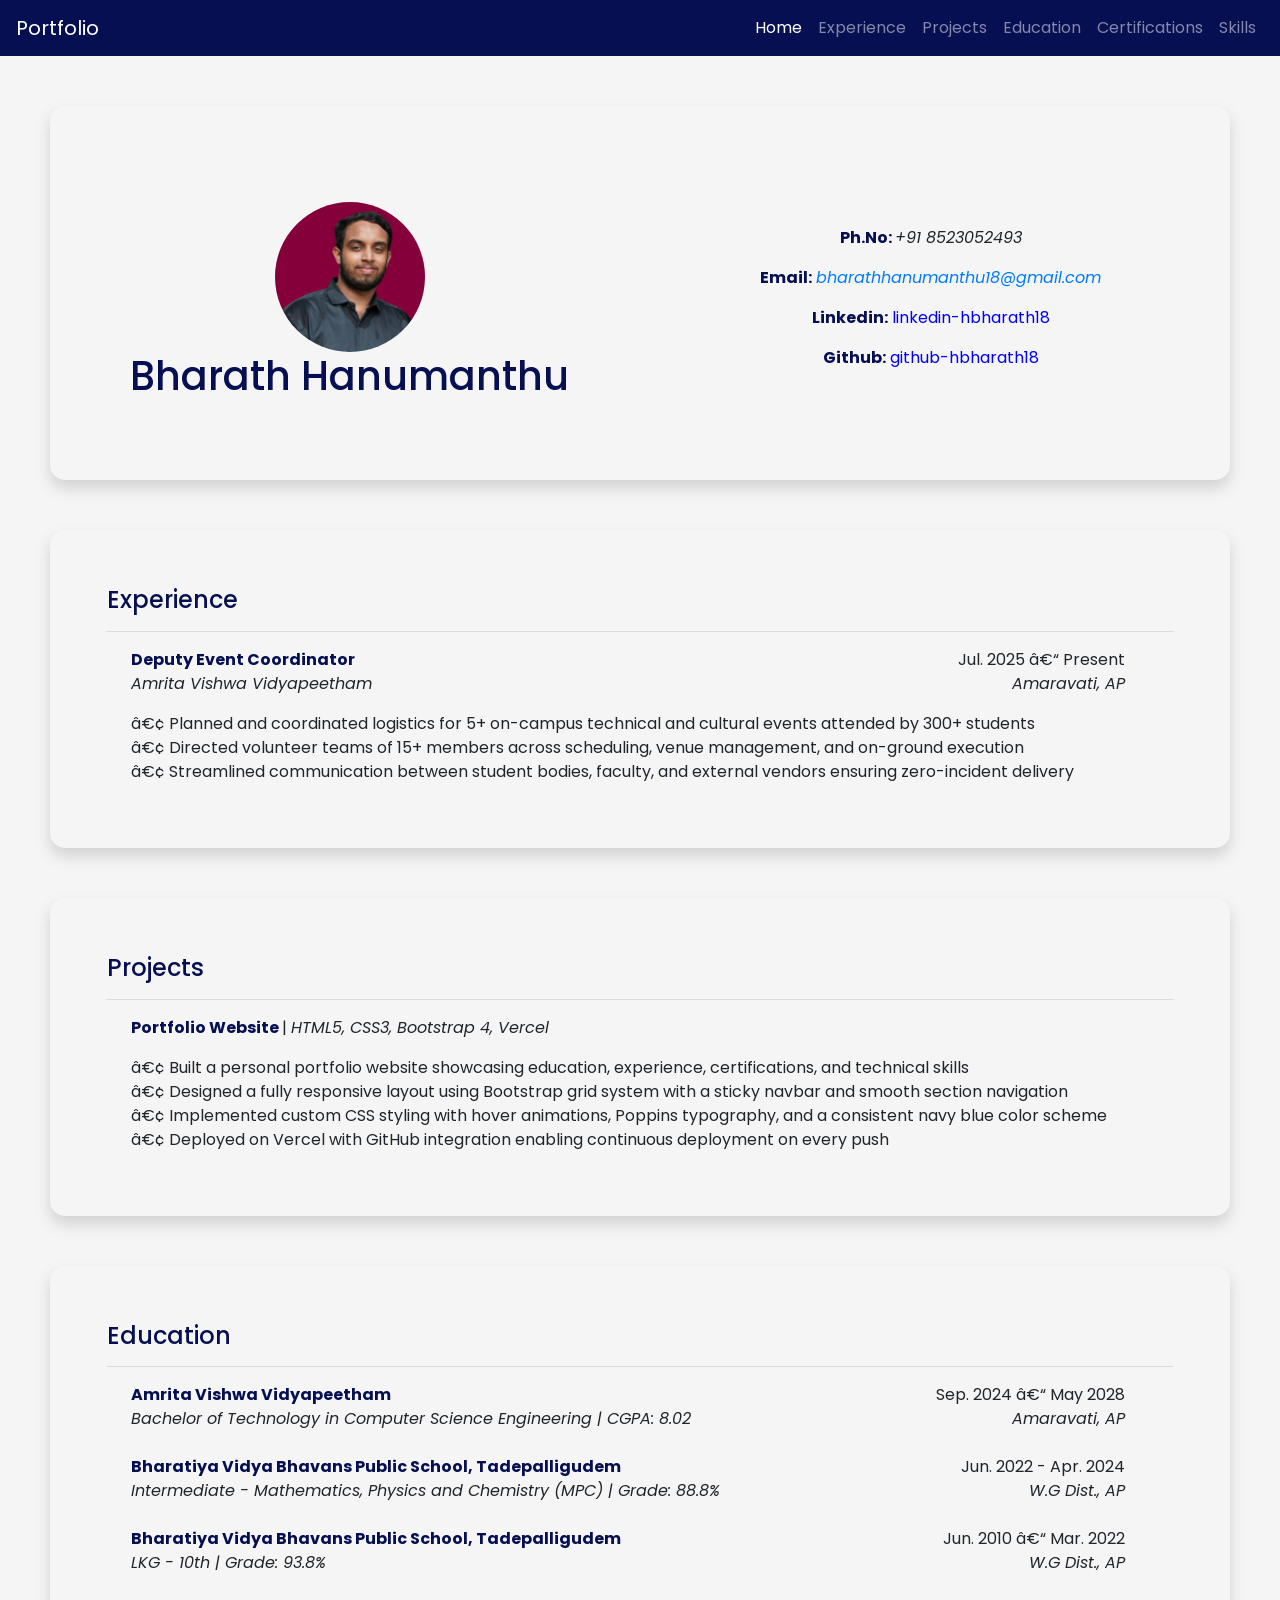
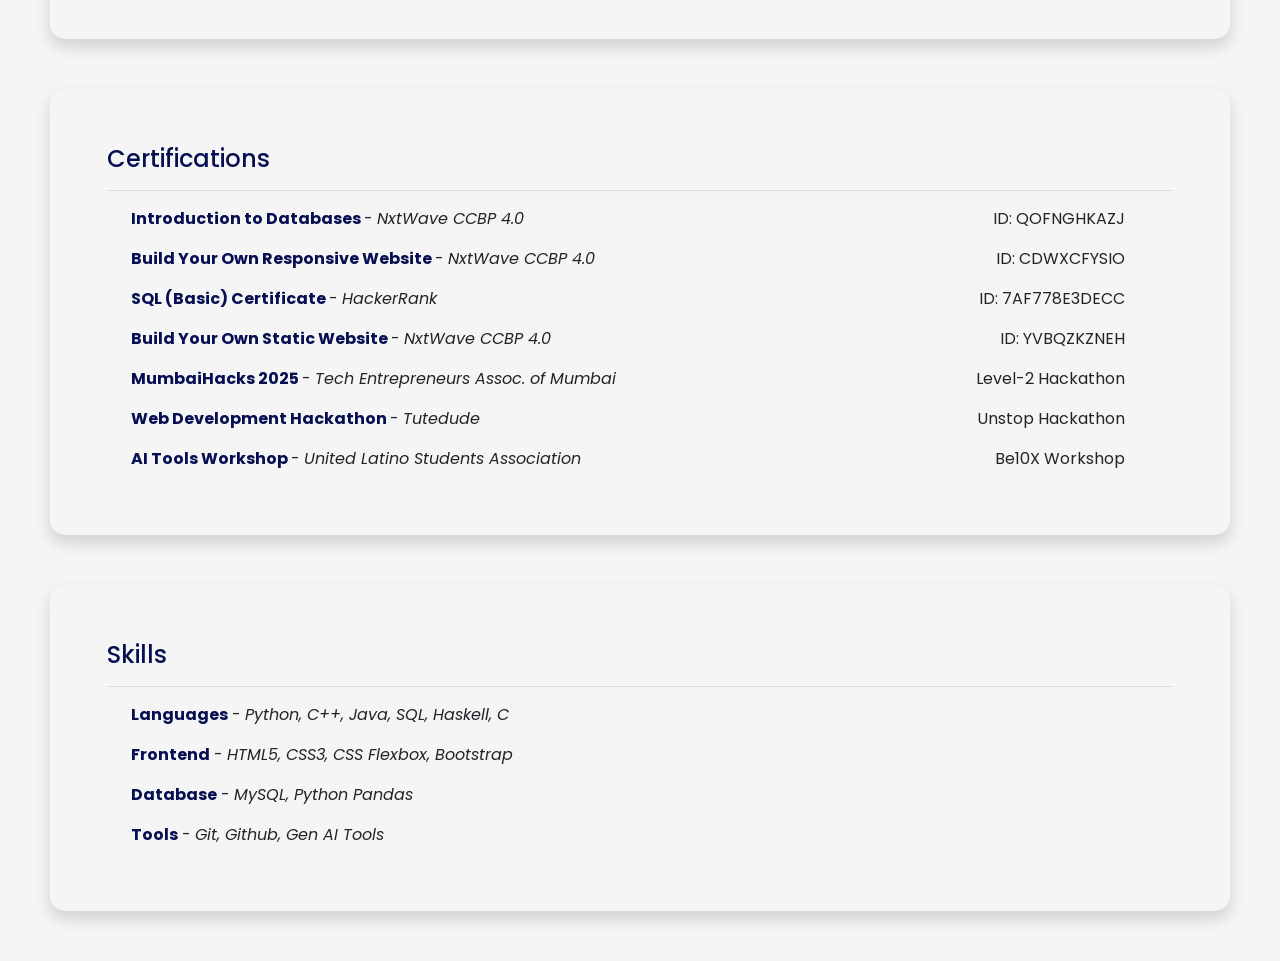
<file: index.html>
<html>
<head>
    <meta name="viewport" content="width=device-width, initial-scale=1.0">
    <title>Portfolio</title>
    <link rel="stylesheet" href="pstyle.css">
    <link rel="icon" type="image/png" href="Photo.png">
    <link href="https://fonts.googleapis.com/css2?family=Poppins:wght@300;400;600;700&display=swap" rel="stylesheet">
    <!--Bootstrap CSS-->
    <link rel="stylesheet" href="https://stackpath.bootstrapcdn.com/bootstrap/4.5.2/css/bootstrap.min.css" integrity="sha384-JcKb8q3iqJ61gNV9KGb8thSsNjpSL0n8PARn9HuZOnIxN0hoP+VmmDGMN5t9UJ0Z" crossorigin="anonymous"/>
    <script src="https://code.jquery.com/jquery-3.5.1.slim.min.js" integrity="sha384-DfXdz2htPH0lsSSs5nCTpuj/zy4C+OGpamoFVy38MVBnE+IbbVYUew+OrCXaRkfj" crossorigin="anonymous"></script>
    <script src="https://cdn.jsdelivr.net/npm/popper.js@1.16.1/dist/umd/popper.min.js" integrity="sha384-9/reFTGAW83EW2RDu2S0VKaIzap3H66lZH81PoYlFhbGU+6BZp6G7niu735Sk7lN" crossorigin="anonymous"></script>
    <script src="https://stackpath.bootstrapcdn.com/bootstrap/4.5.2/js/bootstrap.min.js" integrity="sha384-B4gt1jrGC7Jh4AgTPSdUtOBvfO8shuf57BaghqFfPlYxofvL8/KUEfYiJOMMV+rV" crossorigin="anonymous"></script>

</head>
<body>
    <!--Navbar Section-->
    <nav class="navbar navbar-expand-lg navbar-dark navbar-style sticky-top">
        <a class="navbar-brand" href="#"> Portfolio</a>
        <button class="navbar-toggler" type="button" data-toggle="collapse" data-target="#navbarSupportedContent" aria-controls="navbarSupportedContent" aria-expanded="false" aria-label="Toggle navigation">
            <span class="navbar-toggler-icon"></span>
        </button>

        <div class="collapse navbar-collapse" id="navbarSupportedContent">
            <ul class="navbar-nav ml-auto">
            <li class="nav-item active">
                <a class="nav-link" href="#home">Home <span class="sr-only">(current)</span></a>
            </li>
            <li class="nav-item">
                <a class="nav-link" href="#experience">Experience</a>
            </li>
            
            <li class="nav-item">
                <a class="nav-link" href="#projects">Projects</a>
            </li>

            <li class="nav-item">
                <a class="nav-link" href="#education">Education</a>
            </li>
            <li class="nav-item">
                <a class="nav-link" href="#certifications">Certifications</a>
            </li>
            <li class="nav-item">
                <a class="nav-link" href="#skills">Skills</a>
            </li>
            </ul>
        </div>
    </nav> 
    <div>
        <section id="home">
                    <div class="fluid-container page-style shadow">
                        <div class="row">
                            <div class="text-center mt-4 p-sm-0 p-md-5 col-md-6">
                                <img class="profile-photo" src="Photo.png" >
                                <h1>Bharath Hanumanthu</h1>
                            </div>
                            <div class="text-center mt-5 p-sm-0 p-md-5 col-md-6">
                                <p><b>Ph.No: </b><span style="font-style:italic">+91 8523052493</span></p>
                                <p><b>Email:</b> <a href="mailto:bharathhanumanthu18@gmail.com" style="font-style:italic">bharathhanumanthu18@gmail.com</a></p>
                                <p><b>Linkedin:</b> <a href="https://www.linkedin.com/in/hbharath18/" style="color:blue">linkedin-hbharath18</a></p>
                                <p><b>Github:</b> <a href="https://github.com/hbharath18" style="color:blue">github-hbharath18</a></p>
                            </div>
                            
                        </div>
                    </div>    
            </section>
            
            <!--Experience Section-->
            <section id="experience">
                    <div class="fluid-container page-style shadow">
                        <div class="row">
                            <div class="mt-3 pt-3 pb-4 pl-5 pr-5 col-12">
                                <h4>Experience</h4>
                                <hr>
                                <div class="ml-4 mr-5 mt-3">
                                    <p><b>Deputy Event Coordinator</b> <span class="float-right">Jul. 2025 – Present</span><br>
                                        <i>Amrita Vishwa Vidyapeetham <span class="float-right">Amaravati, AP</span>  </i>
                                    </p>
                                    <p>
                                        • Planned and coordinated logistics for 5+ on-campus technical and cultural events attended by 300+ students<br>
                                        • Directed volunteer teams of 15+ members across scheduling, venue management, and on-ground execution<br>
                                        • Streamlined communication between student bodies, faculty, and external vendors ensuring zero-incident delivery<br>
                                    </p>
                                </div>
                            </div> 
                        </div>
                    </div>   
            </section>
            <!--Projects Section-->
            <section id="projects">
                    <div class="fluid-container page-style shadow">
                        <div class="row">
                            <div class="mt-3 pt-3 pb-4 pl-5 pr-5 col-12">
                                <h4>Projects</h4>
                                <hr>
                                <div class="ml-4 mr-5 mt-3">
                                    <p><b><a href="https://portfolio-website-zeta-gules-81.vercel.app/" class="link">
                                        Portfolio Website</a>
                                    </b>| <i>HTML5, CSS3, Bootstrap 4, Vercel</i><br>
                                    </p>
                                    <p>
                                        • Built a personal portfolio website showcasing education, experience, certifications, and technical skills<br>
                                        • Designed a fully responsive layout using Bootstrap grid system with a sticky navbar and smooth section navigation<br>
                                        • Implemented custom CSS styling with hover animations, Poppins typography, and a consistent navy blue color scheme<br>
                                        • Deployed on Vercel with GitHub integration enabling continuous deployment on every push
                                    </p>
                                </div>
                            </div> 
                        </div>
                    </div>   
            </section>
            <!--Education Section-->
            <section id="education">
                    <div class="fluid-container page-style shadow">
                        <div class="row">
                            <div class="mt-3 pt-3 pb-4 pl-5 pr-5 col-12">
                                <h4>Education</h4>
                                <hr>
                                <div class="ml-4 mr-5 mt-3">
                                    <p><b>Amrita Vishwa Vidyapeetham</b> <span class="float-right">Sep. 2024 – May 2028</span><br>
                                        <i>Bachelor of Technology in Computer Science Engineering | CGPA: 8.02 <span class="float-right">Amaravati, AP</span>  </i>
                                    </p>
                                </div>
                                <div class="ml-4 mr-5 mt-4">
                                    <p><b>Bharatiya Vidya Bhavans Public School, Tadepalligudem </b> <span class="float-right">Jun. 2022 - Apr. 2024</span><br>
                                        <i>Intermediate - Mathematics, Physics and Chemistry (MPC) | Grade: 88.8% <span class="float-right">W.G Dist., AP</span>  </i>
                                    </p>
                                </div>
                                <div class="ml-4 mr-5 mt-4">
                                    <p><b>Bharatiya Vidya Bhavans Public School, Tadepalligudem </b> <span class="float-right">Jun. 2010 – Mar. 2022</span><br>
                                        <i>LKG - 10th | Grade: 93.8% <span class="float-right">W.G Dist., AP</span>  </i>
                                    </p>
                                </div>
                            </div> 
                        </div>
                    </div>   
            </section>
            <!--Certification Section-->
            <section id="certifications">
                    <div class="fluid-container page-style shadow">
                        <div class="row">
                            <div class="mt-3 pt-3 pb-4 pl-5 pr-5 col-12">
                                <h4>Certifications</h4>
                                <hr>
                                <div class="ml-4 mr-5 mt-3">
                                    <p><b><a href="https://www.linkedin.com/posts/hbharath18_sql-databases-learning-activity-7461793204284338176-5aMl?utm_source=share&utm_medium=member_desktop&rcm=ACoAAE_YZnwBP9rd8gT-cUQJGrtvjZzJca99r2k" class="link">
                                        Introduction to Databases</a>
                                    </b> - <i>NxtWave CCBP 4.0</i> <span class="float-right">ID: QOFNGHKAZJ</span></p>
                                    <p><b><a href="https://www.linkedin.com/posts/hbharath18_webdevelopment-bootstrap-flexbox-activity-7439743289353842688--bBP?utm_source=share&utm_medium=member_desktop&rcm=ACoAAE_YZnwBP9rd8gT-cUQJGrtvjZzJca99r2k" class="link">
                                        Build Your Own Responsive Website</a>
                                    </b> - <i>NxtWave CCBP 4.0</i> <span class="float-right">ID: CDWXCFYSIO</span></p>
                                    <p><b><a href="https://www.linkedin.com/posts/hbharath18_sql-learningjourney-activity-7379749117666856960-DXZE?utm_source=share&utm_medium=member_desktop&rcm=ACoAAE_YZnwBP9rd8gT-cUQJGrtvjZzJca99r2k" class="link">
                                        SQL (Basic) Certificate</a>
                                    </b> - <i>HackerRank</i> <span class="float-right">ID: 7AF778E3DECC</span></p>
                                    <p><b><a href="https://www.linkedin.com/posts/hbharath18_webdevelopment-html-css-activity-7377708487381807104-ccQQ?utm_source=share&utm_medium=member_desktop&rcm=ACoAAE_YZnwBP9rd8gT-cUQJGrtvjZzJca99r2k" class="link">
                                        Build Your Own Static Website</a>
                                    </b> - <i>NxtWave CCBP 4.0</i> <span class="float-right">ID: YVBQZKZNEH</span></p>
                                    <p><b><a href="https://www.linkedin.com/posts/hbharath18_mumbaihacks-codehijackers-hackathonexperience-activity-7411702196951609345-bIvt?utm_source=share&utm_medium=member_desktop&rcm=ACoAAE_YZnwBP9rd8gT-cUQJGrtvjZzJca99r2k" class="link">
                                        MumbaiHacks 2025</a>
                                    </b> - <i>Tech Entrepreneurs Assoc. of Mumbai</i> <span class="float-right">Level-2 Hackathon</span></p>
                                    <p><b><a href="https://www.linkedin.com/posts/hbharath18_firsthackathon-webdevelopment-teammouse-activity-7360569752466919426-hZ7X?utm_source=share&utm_medium=member_desktop&rcm=ACoAAE_YZnwBP9rd8gT-cUQJGrtvjZzJca99r2k" class="link">
                                        Web Development Hackathon</a>
                                    </b> - <i>Tutedude</i><span class="float-right">Unstop Hackathon</span> </p>
                                    <p><b><a href="https://www.linkedin.com/posts/hbharath18_im-happy-to-share-that-ive-obtained-a-new-activity-7310122195798638592-zoNl?utm_source=share&utm_medium=member_desktop&rcm=ACoAAE_YZnwBP9rd8gT-cUQJGrtvjZzJca99r2k" class="link">
                                        AI Tools Workshop</a>
                                    </b> - <i>United Latino Students Association</i><span class="float-right">Be10X Workshop</span></p>
                                </div>
                            </div> 
                        </div>
                    </div>   
            </section>
            <!--Skills Section-->
            <section id="skills">
                    <div class="fluid-container page-style shadow">
                        <div class="row">
                            <div class="mt-3 pt-3 pb-4 pl-5 pr-5 col-12">
                                <h4>Skills</h4>
                                <hr>
                                <div class="ml-4 mr-5 mt-3">
                                    <p><b>Languages</b> - <i>Python, C++, Java, SQL, Haskell, C </i></p>
                                    <p><b>Frontend</b> - <i>HTML5, CSS3, CSS Flexbox, Bootstrap</i></p>
                                    <p><b>Database</b> - <i>MySQL, Python Pandas</i></p>
                                    <p><b>Tools</b> - <i>Git, Github, Gen AI Tools</i></p>
                                </div>
                            </div> 
                        </div>
                    </div>   
            </section>

    </div>

            
        
</body>

</html>
</file>
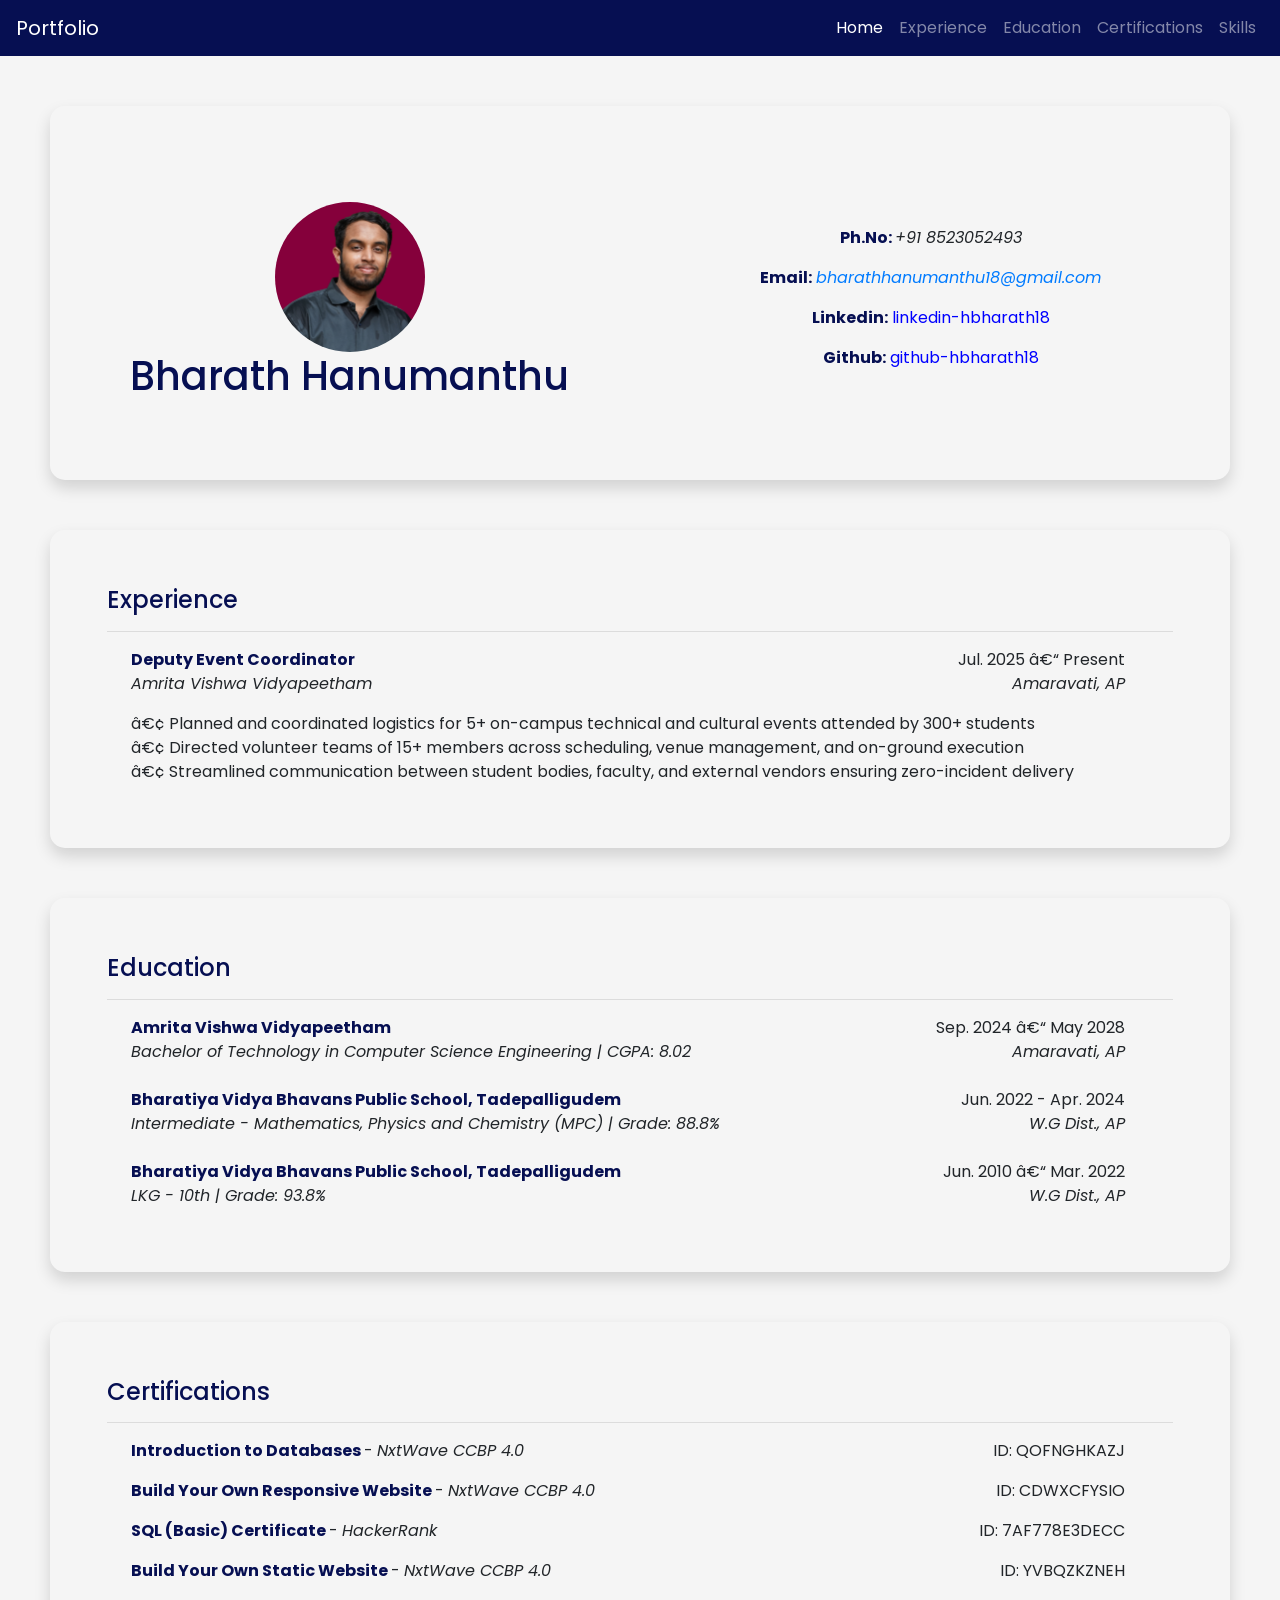
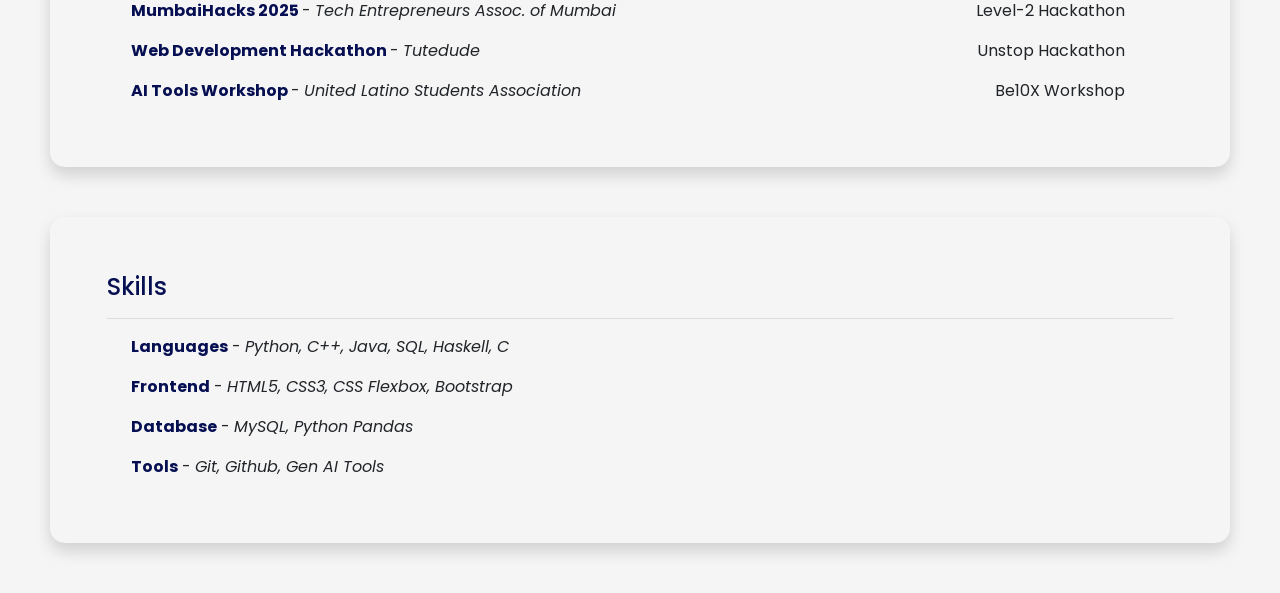
<file: portfolio.html>
<html>
<head>
    <title>Portfolio</title>
    <link rel="stylesheet" href="pstyle.css">
    <link rel="icon" type="image/png" href="Photo.png">
    <link href="https://fonts.googleapis.com/css2?family=Poppins:wght@300;400;600;700&display=swap" rel="stylesheet">
    <!--Bootstrap CSS-->
    <link rel="stylesheet" href="https://stackpath.bootstrapcdn.com/bootstrap/4.5.2/css/bootstrap.min.css" integrity="sha384-JcKb8q3iqJ61gNV9KGb8thSsNjpSL0n8PARn9HuZOnIxN0hoP+VmmDGMN5t9UJ0Z" crossorigin="anonymous"/>
    <script src="https://code.jquery.com/jquery-3.5.1.slim.min.js" integrity="sha384-DfXdz2htPH0lsSSs5nCTpuj/zy4C+OGpamoFVy38MVBnE+IbbVYUew+OrCXaRkfj" crossorigin="anonymous"></script>
    <script src="https://cdn.jsdelivr.net/npm/popper.js@1.16.1/dist/umd/popper.min.js" integrity="sha384-9/reFTGAW83EW2RDu2S0VKaIzap3H66lZH81PoYlFhbGU+6BZp6G7niu735Sk7lN" crossorigin="anonymous"></script>
    <script src="https://stackpath.bootstrapcdn.com/bootstrap/4.5.2/js/bootstrap.min.js" integrity="sha384-B4gt1jrGC7Jh4AgTPSdUtOBvfO8shuf57BaghqFfPlYxofvL8/KUEfYiJOMMV+rV" crossorigin="anonymous"></script>

</head>
<body>
    <!--Navbar Section-->
    <nav class="navbar navbar-expand-lg navbar-dark navbar-style sticky-top">
        <a class="navbar-brand" href="#"> Portfolio</a>
        <button class="navbar-toggler" type="button" data-toggle="collapse" data-target="#navbarSupportedContent" aria-controls="navbarSupportedContent" aria-expanded="false" aria-label="Toggle navigation">
            <span class="navbar-toggler-icon"></span>
        </button>

        <div class="collapse navbar-collapse" id="navbarSupportedContent">
            <ul class="navbar-nav ml-auto">
            <li class="nav-item active">
                <a class="nav-link" href="#home">Home <span class="sr-only">(current)</span></a>
            </li>
            <li class="nav-item">
                <a class="nav-link" href="#experience">Experience</a>
            </li>
            <!--
            <li class="nav-item">
                <a class="nav-link" href="#projects">Projects</a>
            </li>
            -->
            <li class="nav-item">
                <a class="nav-link" href="#education">Education</a>
            </li>
            <li class="nav-item">
                <a class="nav-link" href="#certifications">Certifications</a>
            </li>
            <li class="nav-item">
                <a class="nav-link" href="#skills">Skills</a>
            </li>
            </ul>
        </div>
    </nav> 

            <section id="home">
                    <div class="fluid-container page-style shadow">
                        <div class="row">
                            <div class="text-center mt-4 p-sm-0 p-md-5 col-md-6">
                                <img class="profile-photo" src="Photo.png" >
                                <h1>Bharath Hanumanthu</h1>
                            </div>
                            <div class="text-center mt-5 p-sm-0 p-md-5 col-md-6">
                                <p><b>Ph.No: </b><span style="font-style:italic">+91 8523052493</span></p>
                                <p><b>Email:</b> <a href="mailto:bharathhanumanthu18@gmail.com" style="font-style:italic">bharathhanumanthu18@gmail.com</a></p>
                                <p><b>Linkedin:</b> <a href="https://www.linkedin.com/in/hbharath18/" style="color:blue">linkedin-hbharath18</a></p>
                                <p><b>Github:</b> <a href="https://github.com/hbharath18" style="color:blue">github-hbharath18</a></p>
                            </div>
                            
                        </div>
                    </div>    
            </section>
            
            <!--Experience Section-->
            <section id="experience">
                    <div class="fluid-container page-style shadow">
                        <div class="row">
                            <div class="mt-3 pt-3 pb-4 pl-5 pr-5 col-12">
                                <h4>Experience</h4>
                                <hr>
                                <div class="ml-4 mr-5 mt-3">
                                    <p><b>Deputy Event Coordinator</b> <span class="float-right">Jul. 2025 – Present</span><br>
                                        <i>Amrita Vishwa Vidyapeetham <span class="float-right">Amaravati, AP</span>  </i>
                                    </p>
                                    <p>
                                        • Planned and coordinated logistics for 5+ on-campus technical and cultural events attended by 300+ students<br>
                                        • Directed volunteer teams of 15+ members across scheduling, venue management, and on-ground execution<br>
                                        • Streamlined communication between student bodies, faculty, and external vendors ensuring zero-incident delivery<br>
                                    </p>
                                </div>
                            </div> 
                        </div>
                    </div>   
            </section>
            <!--Projects Section
            <section id="projects">
                    <div class="fluid-container page-style shadow">
                        <div class="row">
                            <div class="mt-3 pt-3 pb-4 pl-5 pr-5 col-12">
                                <h4>Projects</h4>
                                <hr>
                                <div class="ml-4 mr-5 mt-3">
                                    <p><b>Deputy Event Coordinator</b> <span class="float-right">Jul. 2025 – Present</span><br>
                                        <i>Amrita Vishwa Vidyapeetham <span class="float-right">Amaravati, AP</span>  </i>
                                    </p>
                                    <p>
                                        • Planned and coordinated logistics for 5+ on-campus technical and cultural events attended by 300+ students<br>
                                        • Directed volunteer teams of 15+ members across scheduling, venue management, and on-ground execution<br>
                                        • Streamlined communication between student bodies, faculty, and external vendors ensuring zero-incident delivery<br>
                                    </p>
                                </div>
                            </div> 
                        </div>
                    </div>   
            </section>
            -->
            <!--Education Section-->
            <section id="education">
                    <div class="fluid-container page-style shadow">
                        <div class="row">
                            <div class="mt-3 pt-3 pb-4 pl-5 pr-5 col-12">
                                <h4>Education</h4>
                                <hr>
                                <div class="ml-4 mr-5 mt-3">
                                    <p><b>Amrita Vishwa Vidyapeetham</b> <span class="float-right">Sep. 2024 – May 2028</span><br>
                                        <i>Bachelor of Technology in Computer Science Engineering | CGPA: 8.02 <span class="float-right">Amaravati, AP</span>  </i>
                                    </p>
                                </div>
                                <div class="ml-4 mr-5 mt-4">
                                    <p><b>Bharatiya Vidya Bhavans Public School, Tadepalligudem </b> <span class="float-right">Jun. 2022 - Apr. 2024</span><br>
                                        <i>Intermediate - Mathematics, Physics and Chemistry (MPC) | Grade: 88.8% <span class="float-right">W.G Dist., AP</span>  </i>
                                    </p>
                                </div>
                                <div class="ml-4 mr-5 mt-4">
                                    <p><b>Bharatiya Vidya Bhavans Public School, Tadepalligudem </b> <span class="float-right">Jun. 2010 – Mar. 2022</span><br>
                                        <i>LKG - 10th | Grade: 93.8% <span class="float-right">W.G Dist., AP</span>  </i>
                                    </p>
                                </div>
                            </div> 
                        </div>
                    </div>   
            </section>
            <!--Certification Section-->
            <section id="certifications">
                    <div class="fluid-container page-style shadow">
                        <div class="row">
                            <div class="mt-3 pt-3 pb-4 pl-5 pr-5 col-12">
                                <h4>Certifications</h4>
                                <hr>
                                <div class="ml-4 mr-5 mt-3">
                                    <p><b><a href="https://www.linkedin.com/posts/hbharath18_sql-databases-learning-activity-7461793204284338176-5aMl?utm_source=share&utm_medium=member_desktop&rcm=ACoAAE_YZnwBP9rd8gT-cUQJGrtvjZzJca99r2k" class="link">
                                        Introduction to Databases</a>
                                    </b> - <i>NxtWave CCBP 4.0</i> <span class="float-right">ID: QOFNGHKAZJ</span></p>
                                    <p><b><a href="https://www.linkedin.com/posts/hbharath18_webdevelopment-bootstrap-flexbox-activity-7439743289353842688--bBP?utm_source=share&utm_medium=member_desktop&rcm=ACoAAE_YZnwBP9rd8gT-cUQJGrtvjZzJca99r2k" class="link">
                                        Build Your Own Responsive Website</a>
                                    </b> - <i>NxtWave CCBP 4.0</i> <span class="float-right">ID: CDWXCFYSIO</span></p>
                                    <p><b><a href="https://www.linkedin.com/posts/hbharath18_sql-learningjourney-activity-7379749117666856960-DXZE?utm_source=share&utm_medium=member_desktop&rcm=ACoAAE_YZnwBP9rd8gT-cUQJGrtvjZzJca99r2k" class="link">
                                        SQL (Basic) Certificate</a>
                                    </b> - <i>HackerRank</i> <span class="float-right">ID: 7AF778E3DECC</span></p>
                                    <p><b><a href="https://www.linkedin.com/posts/hbharath18_webdevelopment-html-css-activity-7377708487381807104-ccQQ?utm_source=share&utm_medium=member_desktop&rcm=ACoAAE_YZnwBP9rd8gT-cUQJGrtvjZzJca99r2k" class="link">
                                        Build Your Own Static Website</a>
                                    </b> - <i>NxtWave CCBP 4.0</i> <span class="float-right">ID: YVBQZKZNEH</span></p>
                                    <p><b><a href="https://www.linkedin.com/posts/hbharath18_mumbaihacks-codehijackers-hackathonexperience-activity-7411702196951609345-bIvt?utm_source=share&utm_medium=member_desktop&rcm=ACoAAE_YZnwBP9rd8gT-cUQJGrtvjZzJca99r2k" class="link">
                                        MumbaiHacks 2025</a>
                                    </b> - <i>Tech Entrepreneurs Assoc. of Mumbai</i> <span class="float-right">Level-2 Hackathon</span></p>
                                    <p><b><a href="https://www.linkedin.com/posts/hbharath18_firsthackathon-webdevelopment-teammouse-activity-7360569752466919426-hZ7X?utm_source=share&utm_medium=member_desktop&rcm=ACoAAE_YZnwBP9rd8gT-cUQJGrtvjZzJca99r2k" class="link">
                                        Web Development Hackathon</a>
                                    </b> - <i>Tutedude</i><span class="float-right">Unstop Hackathon</span> </p>
                                    <p><b><a href="https://www.linkedin.com/posts/hbharath18_im-happy-to-share-that-ive-obtained-a-new-activity-7310122195798638592-zoNl?utm_source=share&utm_medium=member_desktop&rcm=ACoAAE_YZnwBP9rd8gT-cUQJGrtvjZzJca99r2k" class="link">
                                        AI Tools Workshop</a>
                                    </b> - <i>United Latino Students Association</i><span class="float-right">Be10X Workshop</span></p>
                                </div>
                            </div> 
                        </div>
                    </div>   
            </section>
            <!--Skills Section-->
            <section id="skills">
                    <div class="fluid-container page-style shadow">
                        <div class="row">
                            <div class="mt-3 pt-3 pb-4 pl-5 pr-5 col-12">
                                <h4>Skills</h4>
                                <hr>
                                <div class="ml-4 mr-5 mt-3">
                                    <p><b>Languages</b> - <i>Python, C++, Java, SQL, Haskell, C </i></p>
                                    <p><b>Frontend</b> - <i>HTML5, CSS3, CSS Flexbox, Bootstrap</i></p>
                                    <p><b>Database</b> - <i>MySQL, Python Pandas</i></p>
                                    <p><b>Tools</b> - <i>Git, Github, Gen AI Tools</i></p>
                                </div>
                            </div> 
                        </div>
                    </div>   
            </section>
        
</body>

</html>
</file>
<file: pstyle.css>
@import url('https://fonts.googleapis.com/css2?family=Poppins:wght@300;400;600;700&display=swap');

.navbar-style{
    background-color:#060f52;
    font-family:'Poppins';
}
.page-style{
    font-family:'Poppins';
    border-radius:15px;
    padding: 24px;
    margin:50px;
}
@media (max-width: 768px) {
    .page-style {
        margin: 15px;
        border-radius: 8px;
    }


    /* Sections with heavy padding */
    .pl-5, .pr-5 {
        padding-left: 20px !important;
        padding-right: 20px !important;
    }

    /* Float-right dates break on small screens */
    .float-right {
        float: none !important;
        display: block;
        font-size: 13px;
        color: gray;
    }

    /* Profile photo section */
    .profile-photo {
        height: 120px;
    }
}
.page-style:hover {
    background-color:white;
    transform: translateY(-5px);
}
.profile-photo{
    height:150px;
    border-radius:100px;
}
h1,h2,h3,h4{
    color:#060f52 ;
    font-weight:bold;
}
b{
    color:#060f52 ;
}
body{
    background-color:#f5f5f5 !important;
}
.link{
    color:#060f52;
}
</file>
